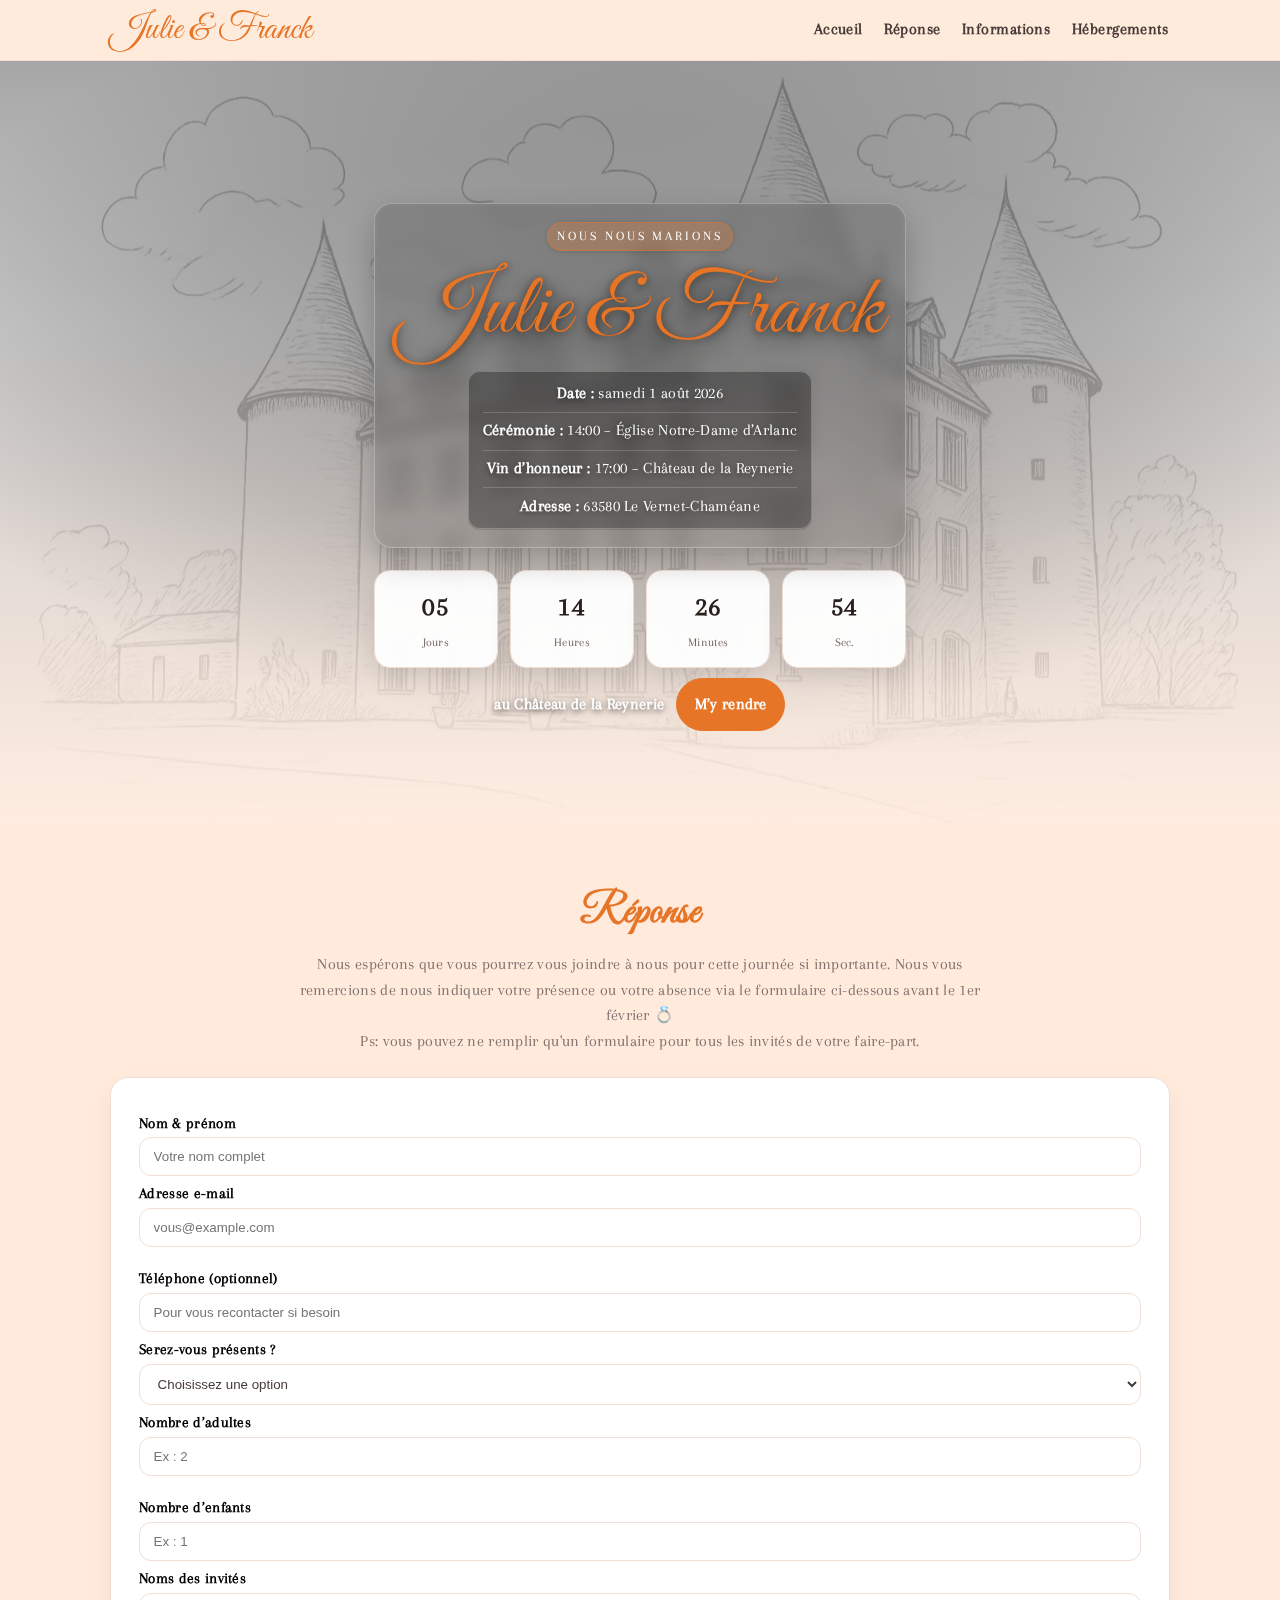
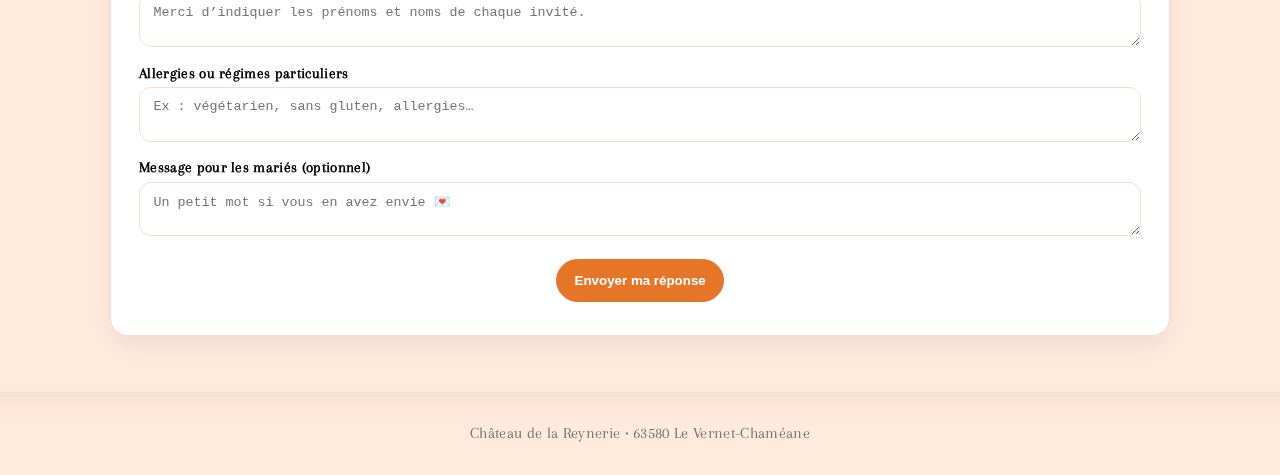
<file: index.html>
<!doctype html>
<html lang="fr">
<!-- Google Tag Manager -->
<script>(function(w,d,s,l,i){w[l]=w[l]||[];w[l].push({'gtm.start':
new Date().getTime(),event:'gtm.js'});var f=d.getElementsByTagName(s)[0],
j=d.createElement(s),dl=l!='dataLayer'?'&l='+l:'';j.async=true;j.src=
'https://www.googletagmanager.com/gtm.js?id='+i+dl;f.parentNode.insertBefore(j,f);
})(window,document,'script','dataLayer','GTM-NKQ88KBL');</script>
<!-- End Google Tag Manager -->
  
  <head>
  <meta charset="utf-8" />
  <meta name="viewport" content="width=device-width, initial-scale=1" />
  <title>Mariage – Julie & Franck</title>
  <meta name="description" content="Mariage de Julie & Franck — date, lieu, RSVP, informations et hébergements." />
  <meta name="color-scheme" content="light" />

  <!-- Open Graph -->
  <meta property="og:title" content="Mariage – Julie & Franck">
  <meta property="og:description" content="Toutes les infos : cérémonie, vin d'honneur, RSVP, accès, hébergements et photos.">
  <meta property="og:type" content="website">
  <meta property="og:image" content="ImageChateau.jpg">

  <!-- Fonts -->
  <link href="https://fonts.googleapis.com/css2?family=Arapey:ital,wght@0,400;0,700;1,400&family=Great+Vibes&display=swap" rel="stylesheet">

  <!-- shared stylesheet --> 
  <link rel="stylesheet" href="style.css">
</head>
<body>

<header id="siteHeader">
  <div class="container">
    <nav>
      <div class="brand">Julie & Franck</div>
      <button class="hamb" aria-label="Ouvrir le menu" aria-expanded="false" id="hamb">☰</button>
      <div class="nav-links" id="links">
        <a href="index.html">Accueil</a>
        <a href="#rsvp">Réponse</a>
        <a href="infos.html">Informations</a>
        <a href="hebergement.html">Hébergements</a>
      </div>
    </nav>
  </div>
</header>

<main>
  <!-- HERO -->
  <section class="hero" id="home">
    <div class="hero-inner">
      <div class="title-plaque">
        <div class="sub">NOUS NOUS MARIONS</div>
        <h1 class="names">Julie &amp; Franck</h1>
        <div class="event-lines" id="eventLines"></div>
      </div>

      <!-- COUNTDOWN -->
      <div class="countdown" id="countdown" hidden>
        <div class="box"><div class="num" id="d">00</div><div class="lbl">Jours</div></div>
        <div class="box"><div class="num" id="h">00</div><div class="lbl">Heures</div></div>
        <div class="box"><div class="num" id="m">00</div><div class="lbl">Minutes</div></div>
        <div class="box"><div class="num" id="s">00</div><div class="lbl">Sec.</div></div>
      </div>

      <div class="after-count">
        <span class="venue">au Château de la Reynerie</span>
        <a class="btn btn-primary" id="mapsBtn" target="_blank" rel="noreferrer">M’y rendre</a>
      </div>
    </div>
  </section>

  <!-- RSVP (replaced: now handled by local endpoint via JS) -->
  <section id="rsvp">
    <div class="container">
      <h2 style="font-family:'Great Vibes',cursive;font-size:42px;color:var(--primary);margin:0 0 6px;text-align:center">Réponse</h2>
      <p class="rsvp-intro" style="text-align:center;max-width:700px;margin:6px auto 22px;color:var(--muted)">
        Nous espérons que vous pourrez vous joindre à nous pour cette journée si importante. Nous vous remercions de nous indiquer votre présence ou votre absence via le formulaire ci-dessous avant le 1er février 💍<br>
        Ps: vous pouvez ne remplir qu'un formulaire pour tous les invités de votre faire-part.
      </p>

      <div class="rsvp-card">
        <!-- set action to Web3Forms and include access_key (replace with your key) -->
        <form id="rsvpForm" method="POST" action="https://api.web3forms.com/submit" novalidate>
          <!-- include your Web3Forms key here -->
          <input type="hidden" name="access_key" value="be5ec040-3067-417f-8b3f-37541c33e63d">
          <input type="hidden" name="subject" value="RSVP – Mariage Julie & Franck">

          <!-- Nom -->
          <div>
            <label for="name">Nom &amp; prénom</label>
            <input type="text" id="name" name="name" required placeholder="Votre nom complet">
          </div>

          <!-- Email + téléphone -->
          <div class="field-inline" style="display:grid;gap:14px">
            <div>
              <label for="email">Adresse e-mail</label>
              <input type="email" id="email" name="email" required placeholder="vous@example.com">
            </div>
            <div>
              <label for="phone">Téléphone (optionnel)</label>
              <input type="tel" id="phone" name="phone" placeholder="Pour vous recontacter si besoin">
            </div>
          </div>

          <!-- Présence -->
          <div>
            <label for="attendance">Serez-vous présents ?</label>
            <select id="attendance" name="attendance" required>
              <option value="">Choisissez une option</option>
              <option value="Oui">Oui, avec plaisir</option>
              <option value="Non">Non, malheureusement</option>
              <option value="Peut-être">Incertain pour l’instant</option>
            </select>
          </div>

          <!-- Nombre d’invités -->
          <div class="field-inline" style="display:grid;gap:14px">
            <div>
              <label for="adults">Nombre d’adultes</label>
              <input type="number" id="adults" name="adults" min="0" max="10" placeholder="Ex : 2">
            </div>
            <div>
              <label for="children">Nombre d’enfants</label>
              <input type="number" id="children" name="children" min="0" max="10" placeholder="Ex : 1">
            </div>
          </div>

          <!-- Noms détaillés -->
          <div>
            <label for="names-detail">Noms des invités</label>
            <textarea id="names-detail" name="namesDetail" placeholder="Merci d’indiquer les prénoms et noms de chaque invité."></textarea>
          </div>

          <!-- Allergies / régimes -->
          <div>
            <label for="diet">Allergies ou régimes particuliers</label>
            <textarea id="diet" name="diet" placeholder="Ex : végétarien, sans gluten, allergies…"></textarea>
          </div>

          <!-- Message libre -->
          <div>
            <label for="message">Message pour les mariés (optionnel)</label>
            <textarea id="message" name="message" placeholder="Un petit mot si vous en avez envie 💌"></textarea>
          </div>

          <div style="text-align:center;margin-top:14px;">
            <button type="submit" class="btn btn-primary">Envoyer ma réponse</button>
            <div class="note" id="rsvpStatus" style="font-size:.85rem;color:var(--muted);margin-top:6px"></div>
          </div>
        </form>
      </div>
    </div>
  </section>

  <!-- PHOTOS section removed from this page; moved to infos.html -->
</main>

<footer>
  <div class="container" id="footerTxt">Château de la Reynerie • 63580 Le Vernet-Chaméane</div>
</footer>

<!-- shared script (guards DOM writes when elements are absent) -->
<script src="script.js"></script>
</body>
</html>
</file>
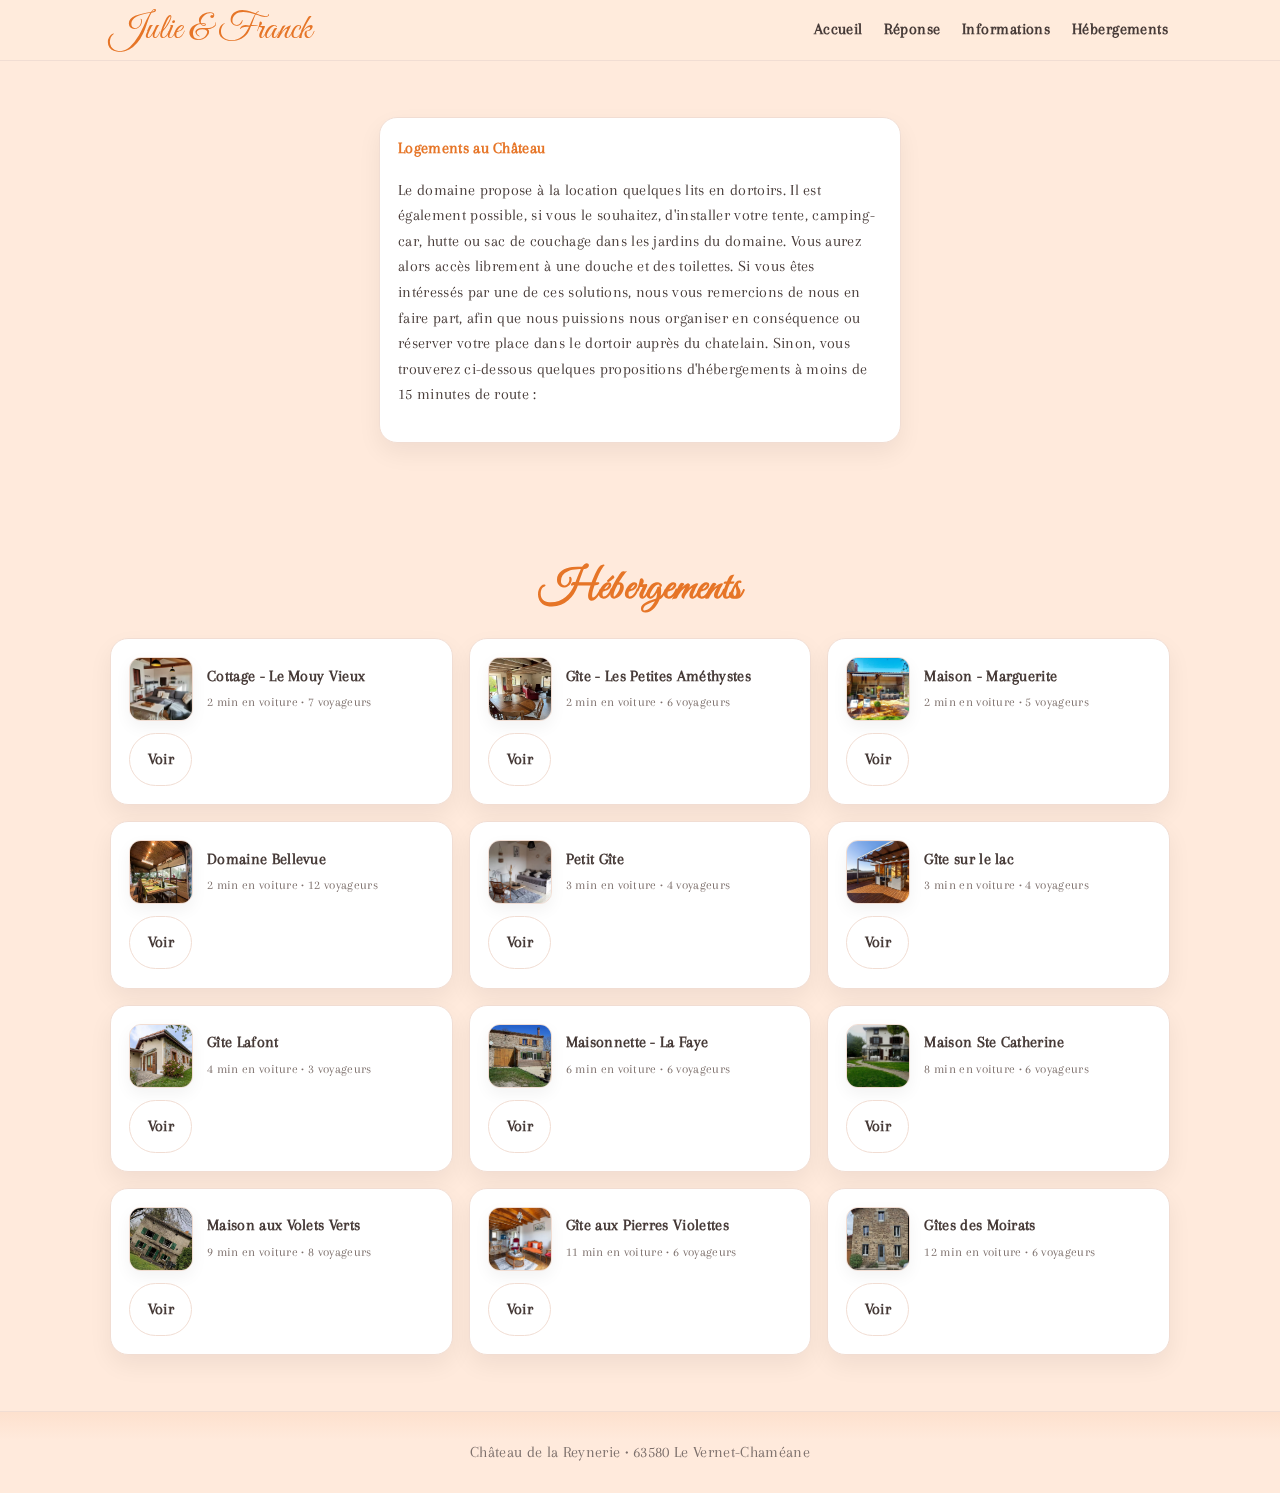
<file: hebergement.html>
<!doctype html>
<html lang="fr">
<head>
  <meta charset="utf-8" />
  <meta name="viewport" content="width=device-width, initial-scale=1" />
  <title>Hébergements – Julie & Franck</title>
  <link rel="stylesheet" href="style.css">
  
  <!-- Fonts -->
  <link href="https://fonts.googleapis.com/css2?family=Arapey:ital,wght@0,400;0,700;1,400&family=Great+Vibes&display=swap" rel="stylesheet">
</head>
<body>

<header id="siteHeader">
  <div class="container">
    <nav>
      <div class="brand">Julie & Franck</div>
      <button class="hamb" aria-label="Ouvrir le menu" aria-expanded="false" id="hamb">☰</button>
      <div class="nav-links" id="links">
        <a href="index.html">Accueil</a>
        <a href="index.html#rsvp">Réponse</a>
        <a href="infos.html">Informations</a>
        <a href="hebergement.html">Hébergements</a>
      </div>
    </nav>
  </div>
</header>

<main>

  <!-- INFOS LOGEMENTS CHATEAU -->
  <section id="logementschateau">
    <div class="container">
       <div class="grid grid-4">
        <div class="card">
          <strong style="color:var(--primary)">Logements au Château</strong>
          <p>
          Le domaine propose à la location quelques lits en dortoirs. 
          Il est également possible, si vous le souhaitez, d'installer votre tente, camping-car, hutte ou sac de couchage dans les jardins du domaine. Vous aurez alors accès librement à une douche et des toilettes.
          Si vous êtes intéressés par une de ces solutions, nous vous remercions de nous en faire part, afin que nous puissions nous organiser en conséquence ou réserver votre place dans le dortoir auprès du chatelain.
          
          Sinon, vous trouverez ci-dessous quelques propositions d'hébergements à moins de 15 minutes de route :  
          </p>
        </div>
        </div>
      </div>
  </section>
  
  <!-- HÉBERGEMENT (copied exactly) -->
  <section id="hebergement">
    <div class="container">
      <div class="section-title">
        <h2 style="font-family:'Great Vibes',cursive;font-size:42px;color:var(--primary);margin:0 0 6px">Hébergements</h2>
      </div>

      <div class="grid grid-3">
        <!-- 1 -->
        <div class="card">
          <div class="stay">
            <div class="stay-thumb"><img src="imgheb/Vieuxmouy.png" alt="Vieuxmouy"></div>
            <div class="stay-body">
              <strong>Cottage - Le Mouy Vieux</strong><br>
              <small>2&nbsp;min en voiture • 7 voyageurs</small>
            </div>
          </div>
          <a class="btn" style="margin-top:12px" href="https://www.airbnb.fr/rooms/673730584736368507?adults=2&check_in=2026-07-31&check_out=2026-08-02&location=Vernet-la-Varenne%2C%20Le%20Vernet-Cham%C3%A9ane&search_mode=regular_search&source_impression_id=p3_1764022681_P3kH4E7uyOc2eXe_&previous_page_section_name=1001&federated_search_id=94858af7-b9b1-4e72-96df-cb88a0e8620c" target="_blank" rel="noreferrer">Voir</a>
        </div>
        <!-- 2 -->
        <div class="card">
          <div class="stay">
            <div class="stay-thumb"><img src="imgheb/LesPetitesAmethystes.png" alt=""></div>
            <div class="stay-body">
              <strong>Gîte - Les Petites Améthystes</strong><br>
              <small>2&nbsp;min en voiture • 6 voyageurs</small>
            </div>
          </div>
          <a class="btn" style="margin-top:12px" href="https://www.airbnb.fr/rooms/1359543777986869691?adults=2&check_in=2026-07-31&check_out=2026-08-02&location=Vernet-la-Varenne%2C%20Le%20Vernet-Cham%C3%A9ane&search_mode=regular_search&source_impression_id=p3_1764024081_P3pMKXYdNdCapaYm&previous_page_section_name=1001&federated_search_id=94858af7-b9b1-4e72-96df-cb88a0e8620c" target="_blank" rel="noreferrer">Voir</a>
        </div>
        <!-- 3 -->
        <div class="card">
          <div class="stay">
            <div class="stay-thumb"><img src="imgheb/marguerite.png" alt=""></div>
            <div class="stay-body">
              <strong>Maison - Marguerite</strong><br>
              <small>2&nbsp;min en voiture • 5 voyageurs</small>
            </div>
          </div>
          <a class="btn" style="margin-top:12px" href="https://www.abritel.fr/location-vacances/p2062503?chkin=2026-07-31&chkout=2026-08-02&d1=2026-07-31&d2=2026-08-02&startDate=2026-07-31&endDate=2026-08-02&x_pwa=1&rfrr=HSR&pwa_ts=1764024902830&referrerUrl=aHR0cHM6Ly93d3cuYWJyaXRlbC5mci9Ib3RlbC1TZWFyY2g%3D&useRewards=false&adults=2&regionId=3000413850&destination=Vernet-la-Varenne%2C+Le+Vernet-Cham%C3%A9ane%2C+Puy-de-D%C3%B4me+%28d%C3%A9partement%29%2C+France&destType=BOUNDING_BOX&latLong=45.472895%2C3.451607&searchId=792d8e6a-b65f-4ea0-bd88-18450ebb7ea5&sort=RECOMMENDED&top_dp=212&top_cur=EUR&userIntent=&selectedRoomType=74734230&selectedRatePlan=00033dffa551cb46450980d74ff5e2b95049&expediaPropertyId=74734230" target="_blank" rel="noreferrer">Voir</a>
        </div>
        <!-- 4 -->
        <div class="card">
          <div class="stay">
            <div class="stay-thumb"><img src="imgheb/bellevue.png" alt=""></div>
            <div class="stay-body">
              <strong>Domaine Bellevue</strong><br>
              <small>2&nbsp;min en voiture • 12 voyageurs</small>
            </div>
          </div>
          <a class="btn" style="margin-top:12px" href="https://www.airbnb.fr/rooms/3732616?adults=4&check_in=2026-07-31&check_out=2026-08-02&search_mode=regular_search&source_impression_id=p3_1764024952_P3mkC7w7KY8cqVnO&previous_page_section_name=1000&federated_search_id=93335a20-3e5e-4d87-8b52-2c1fcc0c9c1c" target="_blank" rel="noreferrer">Voir</a>
        </div>
        <!-- 5 -->
        <div class="card">
          <div class="stay">
            <div class="stay-thumb"><img src="imgheb/petitgite.png" alt=""></div>
            <div class="stay-body">
              <strong>Petit Gîte</strong><br>
              <small>3&nbsp;min en voiture • 4 voyageurs</small>
            </div>
          </div>
          <a class="btn" style="margin-top:12px" href="https://www.airbnb.fr/rooms/52211280?adults=4&check_in=2026-07-31&check_out=2026-08-02&guests=4&search_mode=regular_search&source_impression_id=p3_1764025651_P388ZV4g-Xozp1-4&previous_page_section_name=1000&federated_search_id=ef1bd807-92fc-475d-929c-45a1d9c6274f" target="_blank" rel="noreferrer">Voir</a>
        </div>
        <!-- 6 -->
        <div class="card">
          <div class="stay">
            <div class="stay-thumb"><img src="imgheb/gitelac.png" alt=""></div>
            <div class="stay-body">
              <strong>Gîte sur le lac</strong><br>
              <small>3&nbsp;min en voiture • 4 voyageurs</small>
            </div>
          </div>
          <a class="btn" style="margin-top:12px" href="https://www.gites-de-france.com/fr/auvergne-rhone-alpes/puy-de-dome/63g1669-63g1669?srsltid=AfmBOoqhgRvWCVo8RVSUDEMDb4FRX0zmWAcbc5GT0au_pxm0fDGpUniD" target="_blank" rel="noreferrer">Voir</a>
        </div>
        <!-- 7 -->
        <div class="card">
          <div class="stay">
            <div class="stay-thumb"><img src="imgheb/Lafont.jpg" alt=""></div>
            <div class="stay-body">
              <strong>Gîte Lafont</strong><br>
              <small>4&nbsp;min en voiture • 3 voyageurs</small>
            </div>
          </div>
          <a class="btn" style="margin-top:12px" href="https://www.gites-de-france.com/fr/auvergne-rhone-alpes/puy-de-dome/lafont-63g100530?srsltid=AfmBOorznOqggkYgQxDmHGocLqktq6K465JpTaFLKjp5JW84Y9R38cPy" target="_blank" rel="noreferrer">Voir</a>
        </div>
        <!-- 8 -->
        <div class="card">
          <div class="stay">
            <div class="stay-thumb"><img src="imgheb/LaFaye.png" alt=""></div>
            <div class="stay-body">
              <strong>Maisonnette - La Faye</strong><br>
              <small>6&nbsp;min en voiture • 6 voyageurs</small>
            </div>
          </div>
          <a class="btn" style="margin-top:12px" href="https://www.airbnb.fr/rooms/892339973887006167?adults=2&check_in=2026-07-31&check_out=2026-08-02&location=Vernet-la-Varenne%2C%20Le%20Vernet-Cham%C3%A9ane&search_mode=regular_search&source_impression_id=p3_1764021422_P3C93XJmb6ckyxHP&previous_page_section_name=1001&federated_search_id=d744c961-1141-4822-aa46-9d5d3046b3b1" target="_blank" rel="noreferrer">Voir</a>
        </div>
        <!-- 9 -->
        <div class="card">
          <div class="stay">
            <div class="stay-thumb"><img src="imgheb/Catherine.png" alt=""></div>
            <div class="stay-body">
              <strong>Maison Ste Catherine</strong><br>
              <small>8&nbsp;min en voiture • 6 voyageurs</small>
            </div>
          </div>
          <a class="btn" style="margin-top:12px" href="https://www.abritel.fr/location-vacances/p1943492?chkin=2026-07-31&chkout=2026-08-02&d1=2026-07-31&d2=2026-08-02&startDate=2026-07-31&endDate=2026-08-02&x_pwa=1&rfrr=HSR&pwa_ts=1764024902836&referrerUrl=aHR0cHM6Ly93d3cuYWJyaXRlbC5mci9Ib3RlbC1TZWFyY2g%3D&useRewards=false&adults=2&regionId=3000413850&destination=Vernet-la-Varenne%2C+Le+Vernet-Cham%C3%A9ane%2C+Puy-de-D%C3%B4me+%28d%C3%A9partement%29%2C+France&destType=BOUNDING_BOX&latLong=45.472895%2C3.451607&searchId=792d8e6a-b65f-4ea0-bd88-18450ebb7ea5&sort=RECOMMENDED&top_dp=585&top_cur=EUR&userIntent=&selectedRoomType=57950082&selectedRatePlan=0003bcfeda5f590c4bd3bac1d7656638e259&expediaPropertyId=57950082" target="_blank" rel="noreferrer">Voir</a>
        </div>
           <!-- 10 -->
        <div class="card">
          <div class="stay">
            <div class="stay-thumb"><img src="imgheb/Voletsverts.png" alt=""></div>
            <div class="stay-body">
              <strong>Maison aux Volets Verts</strong><br>
              <small>9&nbsp;min en voiture • 8 voyageurs</small>
            </div>
          </div>
          <a class="btn" style="margin-top:12px" href="https://www.booking.com/hotel/fr/la-maison-aux-volets-vert-le-vernet-chameane1.fr.html?label=fr-fr-booking-desktop-DCpBIW3k2*WIo8XuzMdB9AS652796013276%3Apl%3Ata%3Ap1%3Ap2%3Aac%3Aap%3Aneg%3Afi%3Atikwd-65526620%3Alp9056518%3Ali%3Adec%3Adm&aid=2311236&ucfs=1&checkin=2026-07-31&checkout=2026-08-02&dest_id=0&dest_type=latlong&group_adults=2&no_rooms=1&group_children=0&srpvid=52409ffaa66f0030&srepoch=1764024845&matching_block_id=1255513201_398083463_5_0_0&atlas_src=sr_iw_title" target="_blank" rel="noreferrer">Voir</a>
        </div>
           <!-- 11 -->
        <div class="card">
          <div class="stay">
            <div class="stay-thumb"><img src="imgheb/pierresviolettes.png" alt=""></div>
            <div class="stay-body">
              <strong>Gîte aux Pierres Violettes</strong><br>
              <small>11&nbsp;min en voiture • 6 voyageurs</small>
            </div>
          </div>
          <a class="btn" style="margin-top:12px" href="https://www.airbnb.fr/rooms/771596945421588924?adults=4&check_in=2026-07-31&check_out=2026-08-02&search_mode=regular_search&source_impression_id=p3_1764024952_P3J5ENYc4m1JFOa3&previous_page_section_name=1000&federated_search_id=93335a20-3e5e-4d87-8b52-2c1fcc0c9c1c" target="_blank" rel="noreferrer">Voir</a>
        </div>
           <!-- 12 -->
        <div class="card">
          <div class="stay">
            <div class="stay-thumb"><img src="imgheb/moirats.png" alt=""></div>
            <div class="stay-body">
              <strong>Gîtes des Moirats</strong><br>
              <small>12&nbsp;min en voiture • 6 voyageurs</small>
            </div>
          </div>
          <a class="btn" style="margin-top:12px" href="https://www.airbnb.fr/rooms/1510925973789406922?adults=4&check_in=2026-07-31&check_out=2026-08-02&guests=4&search_mode=regular_search&source_impression_id=p3_1764025651_P3v-sNMd1tcL8nqx&previous_page_section_name=1000&federated_search_id=ef1bd807-92fc-475d-929c-45a1d9c6274f" target="_blank" rel="noreferrer">Voir</a>
        </div>
      </div>
    </div>
  </section>
</main>

<footer>
  <div class="container" id="footerTxt">Château de la Reynerie • 63580 Le Vernet-Chaméane</div>
</footer>

<script src="script.js"></script>
</body>
</html>
</file>
<file: style.css>
/* ...existing CSS from the original <style> block (no change in rules) ... */
:root{
  /* Palette demandée */
  --bg:#FFEADC;                 /* Fond dominant */
  --panel:#ffffff;
  --fg:#463a37;
  --muted:#7c6f6b;
  --border:#f1ddd3;

  --primary:#E67527;            /* Couleur texte/accent */
  --primary-strong:#c9621f;     /* Variante foncée */

  --shadow: 0 10px 25px rgba(0,0,0,.06);
  --shadow-soft: 0 6px 16px rgba(0,0,0,.05);
}

*{box-sizing:border-box}
html,body{
  margin:0;padding:0;background:var(--bg);color:var(--fg);
  font:16px/1.6 "Arapey", Georgia, serif; letter-spacing:.02em;
}
html{scroll-behavior:smooth}
img{max-width:100%;display:block}
a{color:inherit;text-decoration:none}
.container{max-width:1100px;margin:auto;padding:0 20px}

/* Header */
header{
  position:sticky;top:0;z-index:50;
  backdrop-filter:saturate(1.1) blur(8px);
  background:rgba(255,234,220,.92);
  border-bottom:1px solid var(--border);
  transition:box-shadow .25s ease, background-color .25s ease;
}
header.scrolled{box-shadow:0 6px 18px rgba(0,0,0,.06);background:rgba(255,234,220,.97)}
nav{display:flex;align-items:center;justify-content:space-between;height:60px}
.brand{font: 36px/1 "Great Vibes", cursive; color:var(--primary); white-space:nowrap}
.nav-links{display:flex;gap:18px;align-items:center}
.nav-links a{padding:.3rem .1rem;font-weight:700;letter-spacing:.03em}
.hamb{display:none;border:0;background:transparent;font-size:28px;line-height:1;cursor:pointer}
.hamb[aria-expanded="true"]{transform:rotate(90deg)}
@media (max-width:860px){
  .hamb{display:block}
  .nav-links{
    position:absolute;left:0;right:0;top:60px;display:none;flex-direction:column;
    gap:12px;padding:12px 20px;background:rgba(255,234,220,.98);
    border-bottom:1px solid var(--border);
  }
  .nav-open .nav-links{display:flex}
}

/* Boutons */
.btn{
  position:relative;display:inline-block;padding:.8rem 1.1rem;border-radius:999px;
  border:1px solid var(--border);font-weight:700;background:var(--panel);
  transition:transform .25s ease, box-shadow .25s ease, background-color .25s ease, border-color .25s ease;
  will-change:transform;
}
.btn:hover{transform:translateY(-2px);box-shadow:var(--shadow-soft)}
.btn-primary{background:var(--primary);color:#fff;border-color:var(--primary)}
.btn-primary:hover{background:var(--primary-strong)}

.card{
  border:1px solid var(--border);border-radius:18px;padding:18px;background:var(--panel);
  box-shadow:var(--shadow);backdrop-filter:saturate(1.05);
  transition:transform .25s ease, box-shadow .25s ease;
}
.card:hover{transform:translateY(-4px);box-shadow:0 16px 36px rgba(0,0,0,.08)}

/* HERO (lisibilité conservée) */
.hero{
  position:relative;overflow:hidden;min-height:58vh;display:flex;align-items:center;justify-content:center;text-align:center;
  background: url("ImageChateau.jpg") center/cover no-repeat;
  color:#fff;
}
.hero::before{
  content:"";position:absolute;inset:0;z-index:0;
  background:
    radial-gradient(60% 50% at 50% 38%, rgba(0,0,0,.28) 0%, rgba(0,0,0,.14) 60%, transparent 100%),
    linear-gradient(to bottom, rgba(0,0,0,.35) 0%, rgba(0,0,0,.20) 35%, rgba(255,234,220,.88) 100%);
}
.hero-inner{position:relative;z-index:1;padding:86px 0 36px}

.title-plaque{
  display:inline-block;max-width:min(95vw,900px);
  background:rgba(0,0,0,.16);
  border:1px solid rgba(255,255,255,.28);
  backdrop-filter: blur(8px);
  padding:18px 22px;border-radius:18px;
  box-shadow: 0 14px 30px rgba(0,0,0,.22), inset 0 0 6px rgba(255,255,255,.04);
}
.sub{
  display:inline-block;margin-bottom:10px;padding:.2rem .6rem;border-radius:999px;
  font-size:.82rem;letter-spacing:.22em;text-transform:uppercase;
  color:#fff;background:rgba(230,117,39,.28);border:1px solid rgba(230,117,39,.45);
  box-shadow:0 1px 6px rgba(0,0,0,.15);
}
.names{
  font: clamp(42px, 6.8vw, 88px) / 1.05 "Great Vibes", cursive;
  margin:6px 0 0 0; color:var(--primary);
  text-shadow: 0 10px 22px rgba(0,0,0,.45), 0 2px 8px rgba(0,0,0,.45);
  -webkit-text-stroke: .3px rgba(0,0,0,.20);
}
.event-lines{
  display:inline-block;margin-top:12px;padding:.55rem .85rem;border-radius:12px;
  background: rgba(0,0,0,.18);
  color:#fff; backdrop-filter: blur(3px);
  text-shadow: 0 2px 6px rgba(0,0,0,.5);
  border:1px solid rgba(255,255,255,.22);
}
.event-lines .line + .line{
  margin-top:.35rem;padding-top:.35rem;border-top:1px solid rgba(255,255,255,.18);
}

/* Countdown */
.countdown{display:grid;grid-template-columns:repeat(4,minmax(0,1fr));gap:12px;max-width:540px;margin:22px auto 8px}
.box{border:1px solid var(--border);border-radius:16px;padding:14px;text-align:center;background:rgba(255,255,255,.95);box-shadow:0 8px 22px rgba(0,0,0,.10)}
.num{font-variant-numeric:tabular-nums;letter-spacing:.02em;font-size:1.7rem;font-weight:700;color:#2b221f}
.lbl{font-size:.78rem;color:#6d5d59;margin-top:4px}
.after-count{margin-top:10px;display:flex;gap:12px;justify-content:center;align-items:center;flex-wrap:wrap}
.venue{font-weight:700;color:#fff;text-shadow:0 2px 6px rgba(0,0,0,.6)}

section{padding:56px 0}
.section-title{text-align:center;margin-bottom:16px}
#rsvp .container-narrow{max-width:900px;margin:0 auto}

.grid{display:grid;gap:16px}
@media (min-width:900px){ .grid-3{grid-template-columns:repeat(3,1fr)} .grid-2{grid-template-columns:repeat(2,1fr)} 
/* Ligne avec 1 seule carte mais largeur identique à une cellule de grid-2 */
  .grid-4 {grid-template-columns: 1fr;width: calc((100% - 16px) / 2);margin: 0 auto}}

/* Slider */
.slider-zone{position:relative}
.slider-wrap{overflow:auto;scroll-snap-type:x mandatory;-webkit-overflow-scrolling:touch;scroll-behavior:smooth;padding:0}
.slider{display:flex;gap:16px;padding-bottom:6px;justify-content:center}
.slide{flex:0 0 auto;width:min(95vw,1100px);aspect-ratio:21/9;border-radius:18px;overflow:hidden;border:1px solid var(--border);background:var(--panel);box-shadow:var(--shadow);scroll-snap-align:center}
.slide img{width:100%;height:100%;object-fit:cover}
.slider-nav{position:absolute;inset:0;pointer-events:none;display:flex;align-items:center;justify-content:space-between;padding:0 10px}
.nav-btn{pointer-events:auto;border:0;border-radius:999px;width:44px;height:44px;font-size:20px;font-weight:700;background:var(--primary);color:#fff;box-shadow:var(--shadow-soft);display:grid;place-items:center;cursor:pointer;transition:transform .15s ease}
.nav-btn:hover{transform:translateY(-1px)}
.nav-btn:disabled{opacity:.35;cursor:not-allowed}

footer{border-top:1px solid var(--border);padding:28px 0;text-align:center;color:var(--muted);
  background:linear-gradient(to bottom, rgba(230,117,39,.08), transparent 35%)}

input,textarea,select{width:100%;padding:.7rem .85rem;border:1px solid var(--border);border-radius:12px;background:transparent;color:inherit;transition:border-color .2s ease, box-shadow .2s ease}
input:focus,textarea:focus,select:focus{outline:none;border-color:color-mix(in oklab, var(--primary) 35%, white);box-shadow:0 0 0 4px color-mix(in oklab, var(--primary) 18%, white)}
label{font-size:.92rem;color:var(--muted);display:block;margin:6px 0 2px}
/* Tous les labels du formulaire RSVP */
#rsvp label {font-size: .92rem;   /* conserve la taille existante */
  color: black;        /* texte noir */
  font-weight: 600;    /* un peu plus gras */
  display: block;
  margin: 6px 0 2px}

/* Hébergements */
.stay{display:flex; gap:14px; align-items:center;}
.stay-thumb{
  flex:0 0 64px; width:64px; height:64px; border-radius:12px; overflow:hidden;
  border:1px solid var(--border); box-shadow:var(--shadow-soft); background:#f8f6f5;
}
.stay-thumb img{width:100%;height:100%;object-fit:cover}
.stay-body{flex:1 1 auto}
.stay-body small{color:var(--muted)}

/* RSVP – layout 2 colonnes propre */
.rsvp-card{ padding:28px; border-radius:18px; background:var(--panel); border:1px solid var(--border); box-shadow:var(--shadow); }
.rsvp-grid{ display:grid; gap:24px; align-items:center; }
@media (min-width:900px){ .rsvp-grid{ grid-template-columns: 1.3fr .9fr; } }
.rsvp-list{ margin:0; padding:0; list-style:none; line-height:1.9; color:var(--fg); }
.rsvp-list li::before{ content:"•"; margin-right:.6rem; color:var(--primary); }
.rsvp-cta{ text-align:center; }
.rsvp-cta .btn{ font-size:1rem; padding:1rem 1.4rem; }
.rsvp-help{ margin-top:.75rem; color:var(--muted); font-size:.9rem; }
</file>
